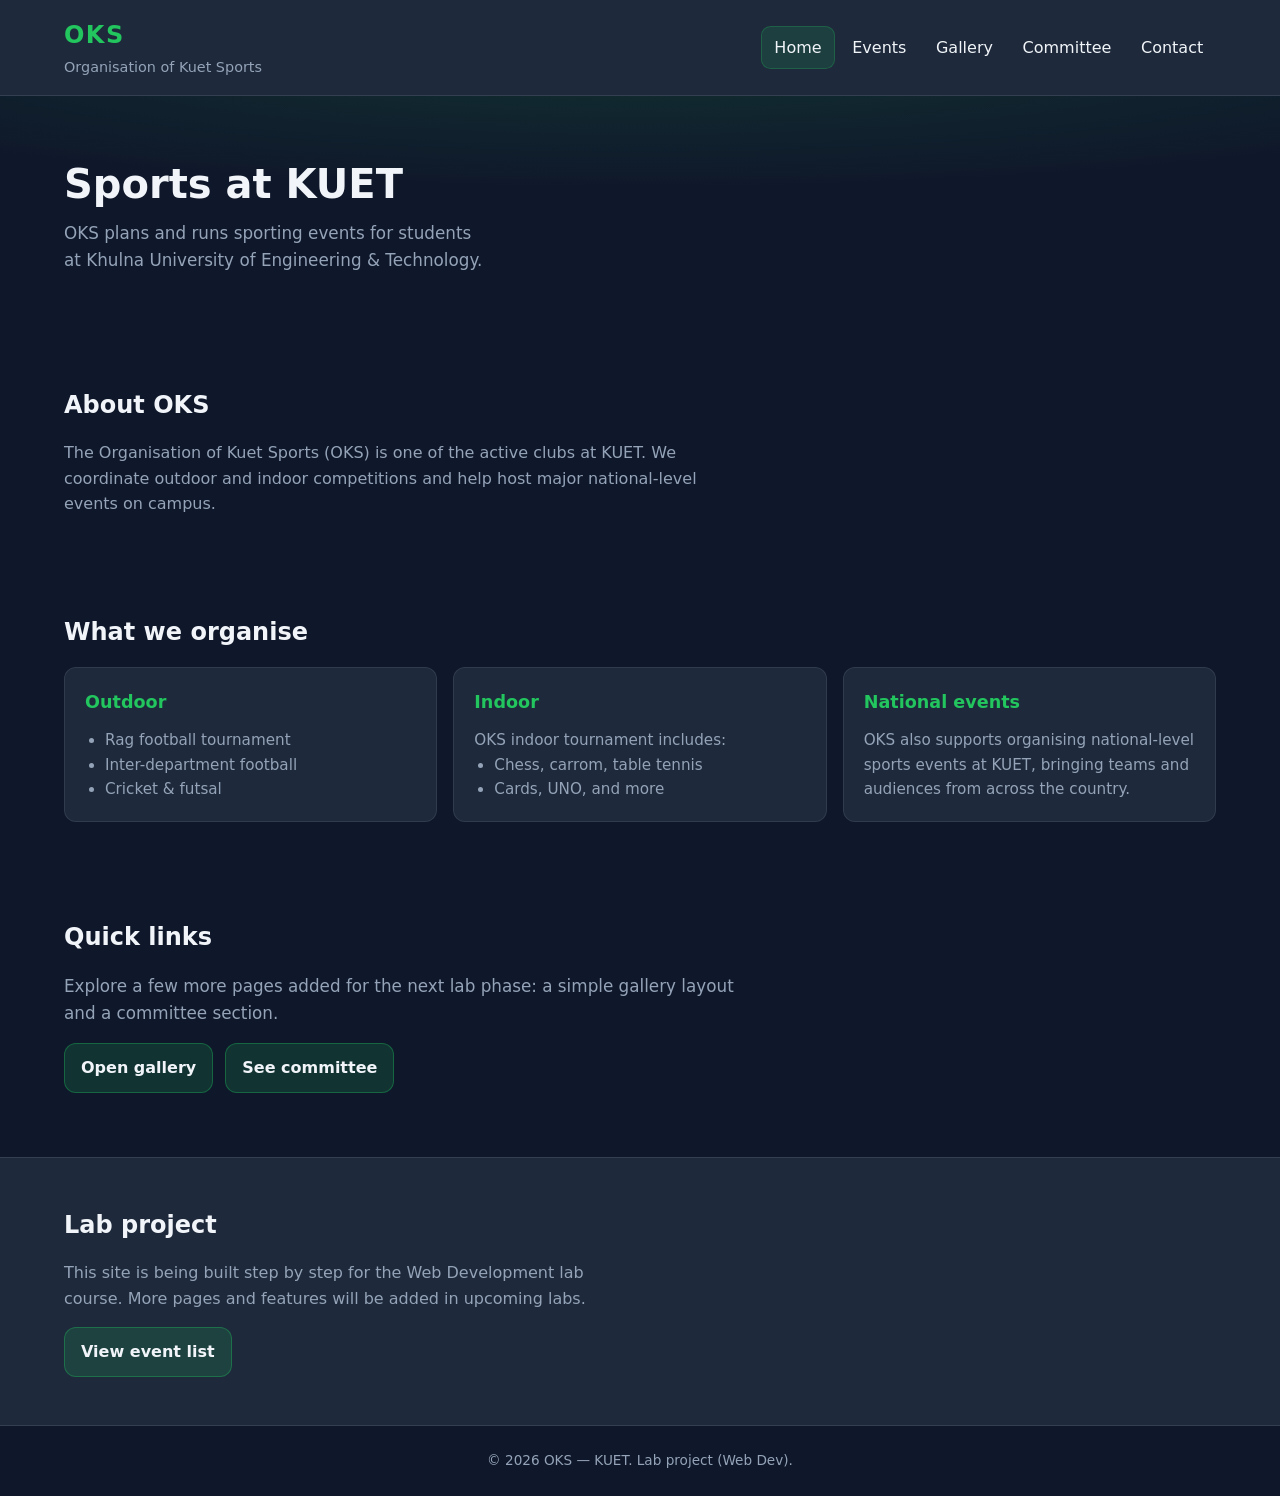
<file: index.html>
<!DOCTYPE html>
<html lang="en">
  <head>
    <meta charset="UTF-8" />
    <meta name="viewport" content="width=device-width, initial-scale=1.0" />
    <meta
      name="description"
      content="OKS — Organisation of Kuet Sports, Khulna University of Engineering & Technology."
    />
    <title>OKS | Organisation of Kuet Sports — KUET</title>
    <link rel="stylesheet" href="css/style.css" />
  </head>
  <body>
    <header class="site-header">
      <div class="container header-inner">
        <div class="brand">
          <a class="logo" href="index.html">OKS</a>
          <p class="tagline">Organisation of Kuet Sports</p>
        </div>

        <input class="nav-toggle" type="checkbox" id="nav-toggle" />
        <label class="nav-toggle-btn" for="nav-toggle">
          <span class="bars" aria-hidden="true">
            <span></span>
            <span></span>
            <span></span>
          </span>
          <span>Menu</span>
        </label>

        <nav class="nav" aria-label="Primary navigation">
          <ul class="nav-links">
            <li><a href="index.html" aria-current="page">Home</a></li>
            <li><a href="events.html">Events</a></li>
            <li><a href="gallery.html">Gallery</a></li>
            <li><a href="committee.html">Committee</a></li>
            <li><a href="contact.html">Contact</a></li>
          </ul>
        </nav>
      </div>
    </header>

    <main>
      <section class="hero">
        <div class="container">
          <h1>Sports at KUET</h1>
          <p class="lead">
            OKS plans and runs sporting events for students at Khulna University
            of Engineering &amp; Technology.
          </p>
        </div>
      </section>

      <section class="section about">
        <div class="container">
          <h2>About OKS</h2>
          <p>
            The Organisation of Kuet Sports (OKS) is one of the active clubs at
            KUET. We coordinate outdoor and indoor competitions and help host
            major national-level events on campus.
          </p>
        </div>
      </section>

      <section class="section events">
        <div class="container">
          <h2>What we organise</h2>
          <div class="cards">
            <article class="card">
              <h3>Outdoor</h3>
              <ul>
                <li>Rag football tournament</li>
                <li>Inter-department football</li>
                <li>Cricket &amp; futsal</li>
              </ul>
            </article>
            <article class="card">
              <h3>Indoor</h3>
              <p class="card-intro">OKS indoor tournament includes:</p>
              <ul>
                <li>Chess, carrom, table tennis</li>
                <li>Cards, UNO, and more</li>
              </ul>
            </article>
            <article class="card">
              <h3>National events</h3>
              <p>
                OKS also supports organising national-level sports events at
                KUET, bringing teams and audiences from across the country.
              </p>
            </article>
          </div>
        </div>
      </section>

      <section class="section">
        <div class="container">
          <h2>Quick links</h2>
          <p class="lead" style="max-width: 65ch">
            Explore a few more pages added for the next lab phase: a simple
            gallery layout and a committee section.
          </p>
          <p style="margin-top: 1rem; display: flex; gap: 0.75rem; flex-wrap: wrap">
            <a class="btn" href="gallery.html">Open gallery</a>
            <a class="btn" href="committee.html">See committee</a>
          </p>
        </div>
      </section>

      <section class="section contact-strip">
        <div class="container">
          <h2>Lab project</h2>
          <p>
            This site is being built step by step for the Web Development lab
            course. More pages and features will be added in upcoming labs.
          </p>
          <p style="margin-top: 1rem">
            <a class="btn" href="events.html">View event list</a>
          </p>
        </div>
      </section>
    </main>

    <footer class="site-footer">
      <div class="container">
        <p>&copy; 2026 OKS — KUET. Lab project (Web Dev).</p>
      </div>
    </footer>
  </body>
</html>
</file>
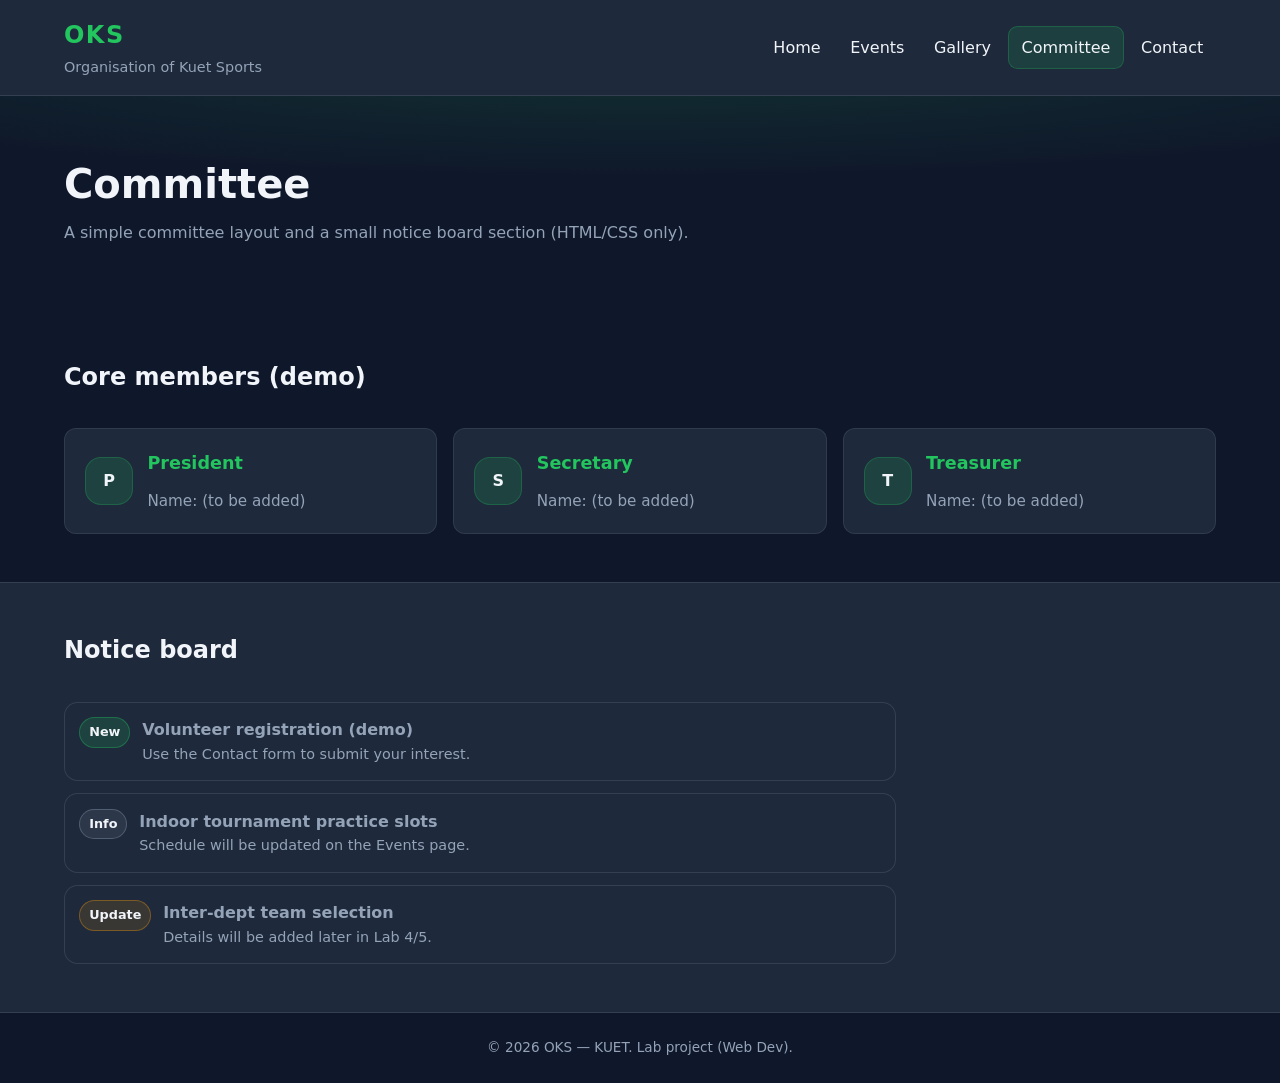
<file: committee.html>
<!DOCTYPE html>
<html lang="en">
  <head>
    <meta charset="UTF-8" />
    <meta name="viewport" content="width=device-width, initial-scale=1.0" />
    <meta
      name="description"
      content="OKS committee — a simple committee/notice page for the lab."
    />
    <title>OKS | Committee</title>
    <link rel="stylesheet" href="css/style.css" />
  </head>
  <body>
    <header class="site-header">
      <div class="container header-inner">
        <div class="brand">
          <a class="logo" href="index.html">OKS</a>
          <p class="tagline">Organisation of Kuet Sports</p>
        </div>

        <input class="nav-toggle" type="checkbox" id="nav-toggle" />
        <label class="nav-toggle-btn" for="nav-toggle">
          <span class="bars" aria-hidden="true">
            <span></span>
            <span></span>
            <span></span>
          </span>
          <span>Menu</span>
        </label>

        <nav class="nav" aria-label="Primary navigation">
          <ul class="nav-links">
            <li><a href="index.html">Home</a></li>
            <li><a href="events.html">Events</a></li>
            <li><a href="gallery.html">Gallery</a></li>
            <li><a href="committee.html" aria-current="page">Committee</a></li>
            <li><a href="contact.html">Contact</a></li>
          </ul>
        </nav>
      </div>
    </header>

    <main>
      <section class="hero">
        <div class="container">
          <h1 class="page-title">Committee</h1>
          <p class="page-subtitle">
            A simple committee layout and a small notice board section (HTML/CSS
            only).
          </p>
        </div>
      </section>

      <section class="section">
        <div class="container stack">
          <h2>Core members (demo)</h2>
          <div class="cards">
            <article class="card person">
              <div class="avatar" aria-hidden="true">P</div>
              <div>
                <h3>President</h3>
                <p class="help">Name: (to be added)</p>
              </div>
            </article>
            <article class="card person">
              <div class="avatar" aria-hidden="true">S</div>
              <div>
                <h3>Secretary</h3>
                <p class="help">Name: (to be added)</p>
              </div>
            </article>
            <article class="card person">
              <div class="avatar" aria-hidden="true">T</div>
              <div>
                <h3>Treasurer</h3>
                <p class="help">Name: (to be added)</p>
              </div>
            </article>
          </div>
        </div>
      </section>

      <section class="section contact-strip">
        <div class="container stack">
          <h2>Notice board</h2>
          <ul class="notice-list">
            <li class="notice">
              <span class="badge">New</span>
              <div>
                <p class="notice-title">Volunteer registration (demo)</p>
                <p class="help">Use the Contact form to submit your interest.</p>
              </div>
            </li>
            <li class="notice">
              <span class="badge badge--info">Info</span>
              <div>
                <p class="notice-title">Indoor tournament practice slots</p>
                <p class="help">Schedule will be updated on the Events page.</p>
              </div>
            </li>
            <li class="notice">
              <span class="badge badge--warn">Update</span>
              <div>
                <p class="notice-title">Inter-dept team selection</p>
                <p class="help">Details will be added later in Lab 4/5.</p>
              </div>
            </li>
          </ul>
        </div>
      </section>
    </main>

    <footer class="site-footer">
      <div class="container">
        <p>&copy; 2026 OKS — KUET. Lab project (Web Dev).</p>
      </div>
    </footer>
  </body>
</html>
</file>
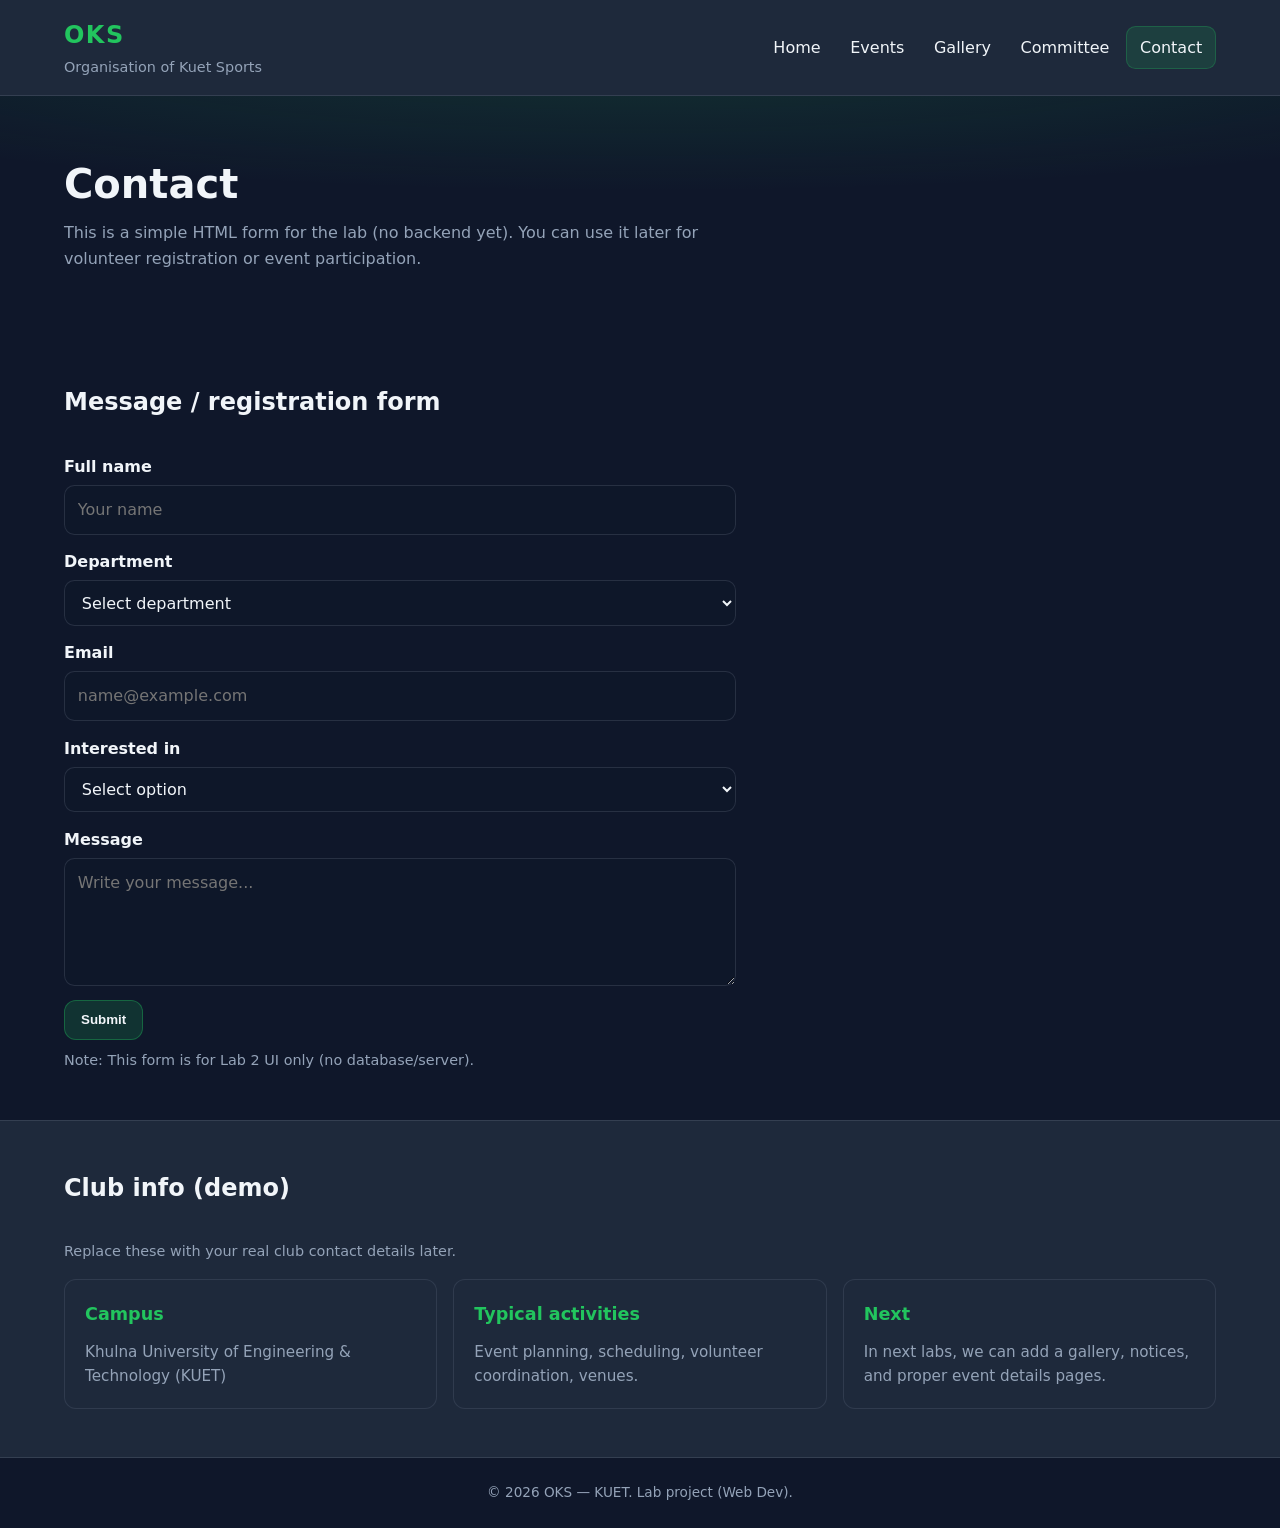
<file: contact.html>
<!DOCTYPE html>
<html lang="en">
  <head>
    <meta charset="UTF-8" />
    <meta name="viewport" content="width=device-width, initial-scale=1.0" />
    <meta
      name="description"
      content="Contact OKS — Organisation of Kuet Sports (KUET)."
    />
    <title>OKS | Contact</title>
    <link rel="stylesheet" href="css/style.css" />
  </head>
  <body>
    <header class="site-header">
      <div class="container header-inner">
        <div class="brand">
          <a class="logo" href="index.html">OKS</a>
          <p class="tagline">Organisation of Kuet Sports</p>
        </div>

        <input class="nav-toggle" type="checkbox" id="nav-toggle" />
        <label class="nav-toggle-btn" for="nav-toggle">
          <span class="bars" aria-hidden="true">
            <span></span>
            <span></span>
            <span></span>
          </span>
          <span>Menu</span>
        </label>

        <nav class="nav" aria-label="Primary navigation">
          <ul class="nav-links">
            <li><a href="index.html">Home</a></li>
            <li><a href="events.html">Events</a></li>
            <li><a href="gallery.html">Gallery</a></li>
            <li><a href="committee.html">Committee</a></li>
            <li><a href="contact.html" aria-current="page">Contact</a></li>
          </ul>
        </nav>
      </div>
    </header>

    <main>
      <section class="hero">
        <div class="container">
          <h1 class="page-title">Contact</h1>
          <p class="page-subtitle">
            This is a simple HTML form for the lab (no backend yet). You can use
            it later for volunteer registration or event participation.
          </p>
        </div>
      </section>

      <section class="section">
        <div class="container stack">
          <h2>Message / registration form</h2>
          <form class="form" action="#" method="post">
            <div class="field">
              <label for="name">Full name</label>
              <input id="name" name="name" type="text" placeholder="Your name" required />
            </div>

            <div class="field">
              <label for="dept">Department</label>
              <select id="dept" name="dept" required>
                <option value="" selected disabled>Select department</option>
                <option>CE</option>
                <option>CSE</option>
                <option>EEE</option>
                <option>ME</option>
                <option>ETE</option>
                <option>IPE</option>
                <option>LE</option>
                <option>Other</option>
              </select>
            </div>

            <div class="field">
              <label for="email">Email</label>
              <input
                id="email"
                name="email"
                type="email"
                placeholder="name@example.com"
                required
              />
            </div>

            <div class="field">
              <label for="interest">Interested in</label>
              <select id="interest" name="interest" required>
                <option value="" selected disabled>Select option</option>
                <option>Outdoor tournaments</option>
                <option>Indoor tournament</option>
                <option>Volunteering</option>
                <option>General query</option>
              </select>
            </div>

            <div class="field">
              <label for="message">Message</label>
              <textarea
                id="message"
                name="message"
                placeholder="Write your message..."
                required
              ></textarea>
            </div>

            <div>
              <button class="btn" type="submit">Submit</button>
              <p class="help" style="margin-top: 0.6rem">
                Note: This form is for Lab 2 UI only (no database/server).
              </p>
            </div>
          </form>
        </div>
      </section>

      <section class="section contact-strip">
        <div class="container stack">
          <h2>Club info (demo)</h2>
          <p class="help">
            Replace these with your real club contact details later.
          </p>
          <div class="cards">
            <article class="card">
              <h3>Campus</h3>
              <p>Khulna University of Engineering &amp; Technology (KUET)</p>
            </article>
            <article class="card">
              <h3>Typical activities</h3>
              <p>Event planning, scheduling, volunteer coordination, venues.</p>
            </article>
            <article class="card">
              <h3>Next</h3>
              <p>
                In next labs, we can add a gallery, notices, and proper event
                details pages.
              </p>
            </article>
          </div>
        </div>
      </section>
    </main>

    <footer class="site-footer">
      <div class="container">
        <p>&copy; 2026 OKS — KUET. Lab project (Web Dev).</p>
      </div>
    </footer>
  </body>
</html>
</file>
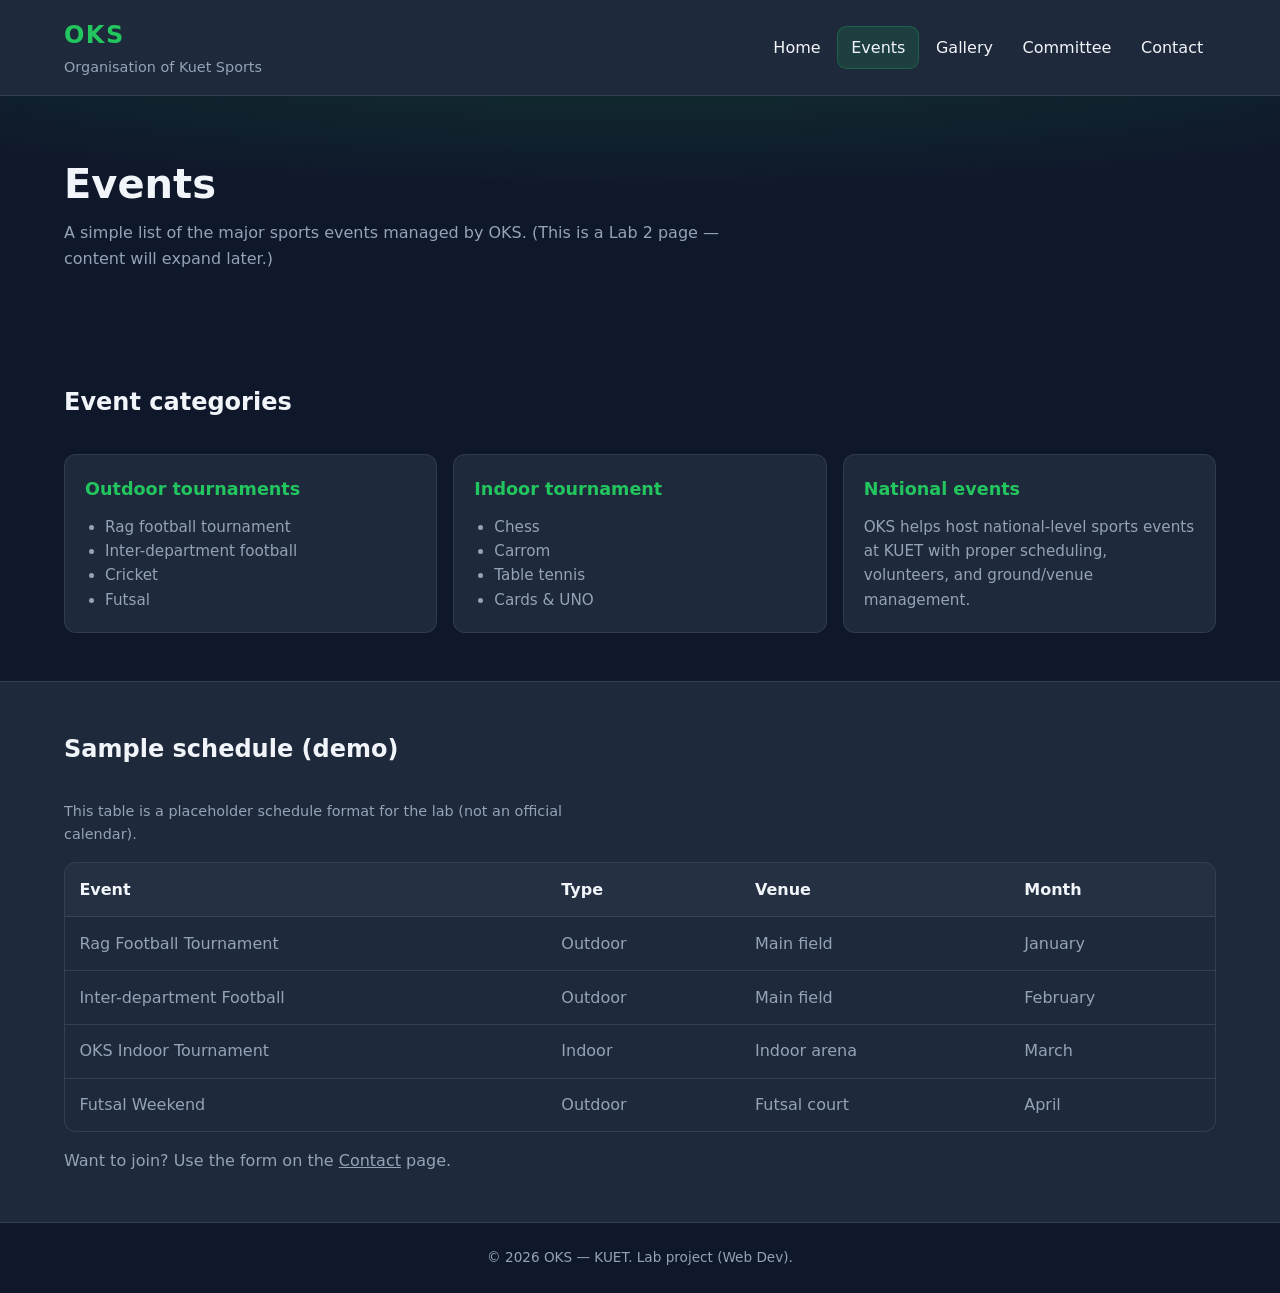
<file: events.html>
<!DOCTYPE html>
<html lang="en">
  <head>
    <meta charset="UTF-8" />
    <meta name="viewport" content="width=device-width, initial-scale=1.0" />
    <meta
      name="description"
      content="OKS events — outdoor, indoor, and national events at KUET."
    />
    <title>OKS | Events</title>
    <link rel="stylesheet" href="css/style.css" />
  </head>
  <body>
    <header class="site-header">
      <div class="container header-inner">
        <div class="brand">
          <a class="logo" href="index.html">OKS</a>
          <p class="tagline">Organisation of Kuet Sports</p>
        </div>

        <input class="nav-toggle" type="checkbox" id="nav-toggle" />
        <label class="nav-toggle-btn" for="nav-toggle">
          <span class="bars" aria-hidden="true">
            <span></span>
            <span></span>
            <span></span>
          </span>
          <span>Menu</span>
        </label>

        <nav class="nav" aria-label="Primary navigation">
          <ul class="nav-links">
            <li><a href="index.html">Home</a></li>
            <li><a href="events.html" aria-current="page">Events</a></li>
            <li><a href="gallery.html">Gallery</a></li>
            <li><a href="committee.html">Committee</a></li>
            <li><a href="contact.html">Contact</a></li>
          </ul>
        </nav>
      </div>
    </header>

    <main>
      <section class="hero">
        <div class="container">
          <h1 class="page-title">Events</h1>
          <p class="page-subtitle">
            A simple list of the major sports events managed by OKS. (This is a
            Lab 2 page — content will expand later.)
          </p>
        </div>
      </section>

      <section class="section">
        <div class="container stack">
          <h2>Event categories</h2>
          <div class="cards">
            <article class="card">
              <h3>Outdoor tournaments</h3>
              <ul>
                <li>Rag football tournament</li>
                <li>Inter-department football</li>
                <li>Cricket</li>
                <li>Futsal</li>
              </ul>
            </article>
            <article class="card">
              <h3>Indoor tournament</h3>
              <ul>
                <li>Chess</li>
                <li>Carrom</li>
                <li>Table tennis</li>
                <li>Cards &amp; UNO</li>
              </ul>
            </article>
            <article class="card">
              <h3>National events</h3>
              <p>
                OKS helps host national-level sports events at KUET with proper
                scheduling, volunteers, and ground/venue management.
              </p>
            </article>
          </div>
        </div>
      </section>

      <section class="section contact-strip">
        <div class="container stack">
          <h2>Sample schedule (demo)</h2>
          <p class="help">
            This table is a placeholder schedule format for the lab (not an
            official calendar).
          </p>

          <div class="table-wrap" role="region" aria-label="OKS sample schedule">
            <table>
              <thead>
                <tr>
                  <th>Event</th>
                  <th>Type</th>
                  <th>Venue</th>
                  <th>Month</th>
                </tr>
              </thead>
              <tbody>
                <tr>
                  <td>Rag Football Tournament</td>
                  <td>Outdoor</td>
                  <td>Main field</td>
                  <td>January</td>
                </tr>
                <tr>
                  <td>Inter-department Football</td>
                  <td>Outdoor</td>
                  <td>Main field</td>
                  <td>February</td>
                </tr>
                <tr>
                  <td>OKS Indoor Tournament</td>
                  <td>Indoor</td>
                  <td>Indoor arena</td>
                  <td>March</td>
                </tr>
                <tr>
                  <td>Futsal Weekend</td>
                  <td>Outdoor</td>
                  <td>Futsal court</td>
                  <td>April</td>
                </tr>
              </tbody>
            </table>
          </div>

          <p>
            Want to join? Use the form on the
            <a href="contact.html">Contact</a> page.
          </p>
        </div>
      </section>
    </main>

    <footer class="site-footer">
      <div class="container">
        <p>&copy; 2026 OKS — KUET. Lab project (Web Dev).</p>
      </div>
    </footer>
  </body>
</html>
</file>
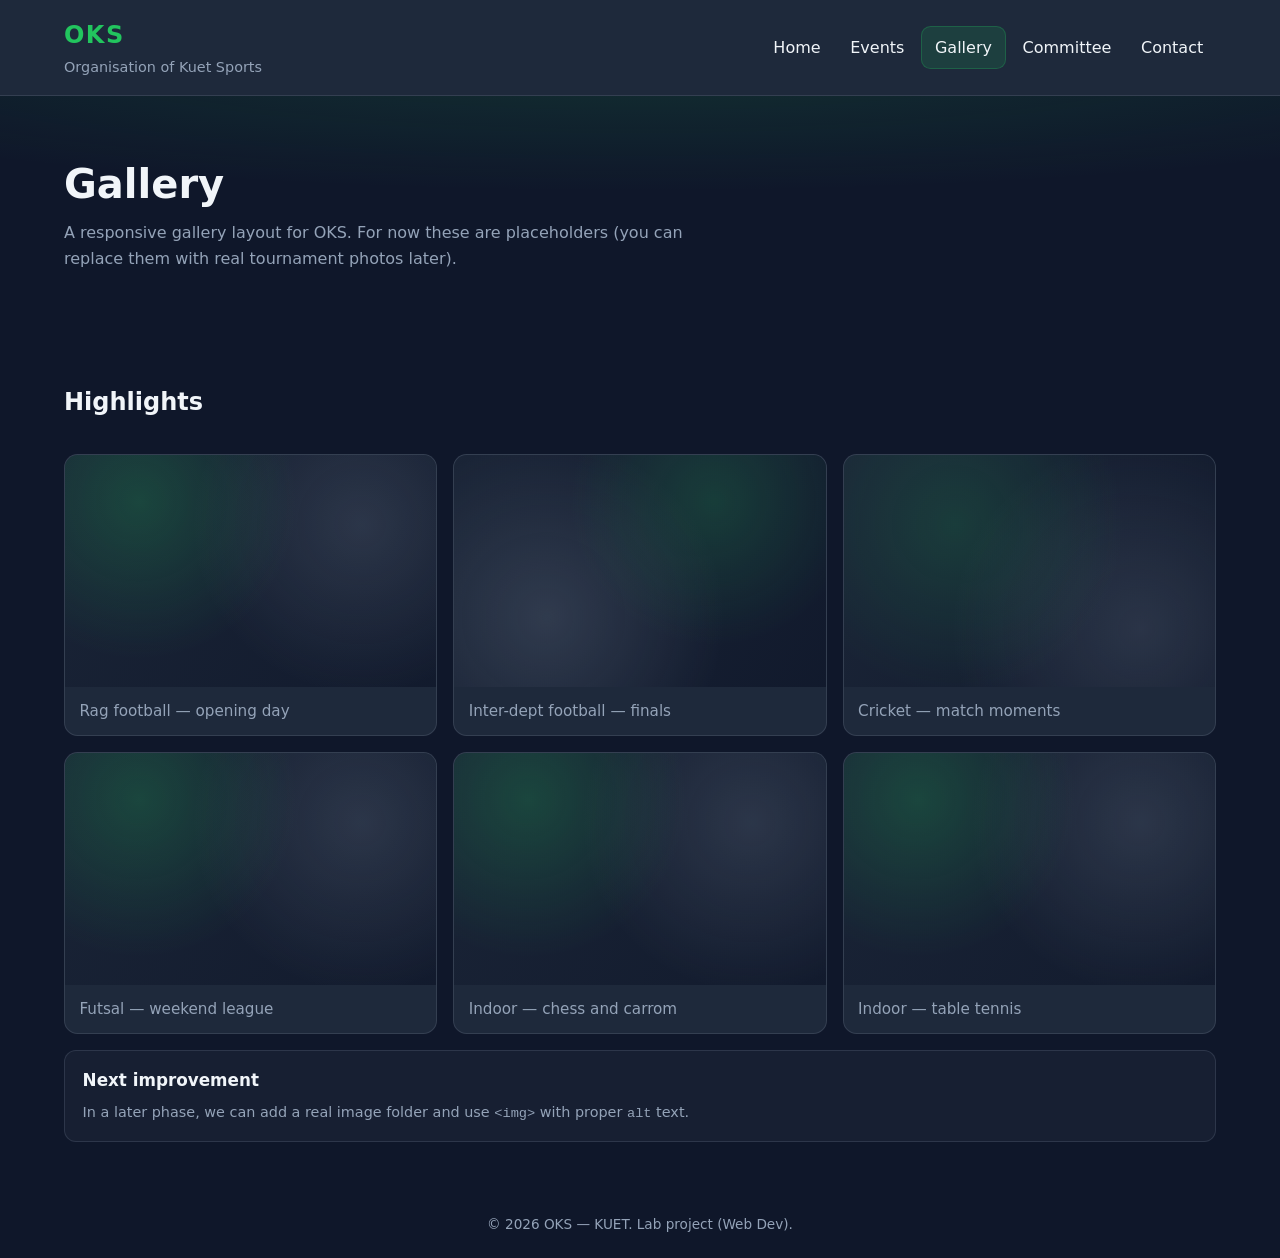
<file: gallery.html>
<!DOCTYPE html>
<html lang="en">
  <head>
    <meta charset="UTF-8" />
    <meta name="viewport" content="width=device-width, initial-scale=1.0" />
    <meta
      name="description"
      content="OKS gallery — highlights from tournaments and sports activities at KUET."
    />
    <title>OKS | Gallery</title>
    <link rel="stylesheet" href="css/style.css" />
  </head>
  <body>
    <header class="site-header">
      <div class="container header-inner">
        <div class="brand">
          <a class="logo" href="index.html">OKS</a>
          <p class="tagline">Organisation of Kuet Sports</p>
        </div>

        <input class="nav-toggle" type="checkbox" id="nav-toggle" />
        <label class="nav-toggle-btn" for="nav-toggle">
          <span class="bars" aria-hidden="true">
            <span></span>
            <span></span>
            <span></span>
          </span>
          <span>Menu</span>
        </label>

        <nav class="nav" aria-label="Primary navigation">
          <ul class="nav-links">
            <li><a href="index.html">Home</a></li>
            <li><a href="events.html">Events</a></li>
            <li><a href="gallery.html" aria-current="page">Gallery</a></li>
            <li><a href="committee.html">Committee</a></li>
            <li><a href="contact.html">Contact</a></li>
          </ul>
        </nav>
      </div>
    </header>

    <main>
      <section class="hero">
        <div class="container">
          <h1 class="page-title">Gallery</h1>
          <p class="page-subtitle">
            A responsive gallery layout for OKS. For now these are placeholders
            (you can replace them with real tournament photos later).
          </p>
        </div>
      </section>

      <section class="section">
        <div class="container stack">
          <h2>Highlights</h2>
          <div class="gallery">
            <figure class="shot shot--a">
              <div class="shot-media" aria-hidden="true"></div>
              <figcaption class="shot-cap">Rag football — opening day</figcaption>
            </figure>
            <figure class="shot shot--b">
              <div class="shot-media" aria-hidden="true"></div>
              <figcaption class="shot-cap">Inter-dept football — finals</figcaption>
            </figure>
            <figure class="shot shot--c">
              <div class="shot-media" aria-hidden="true"></div>
              <figcaption class="shot-cap">Cricket — match moments</figcaption>
            </figure>
            <figure class="shot shot--d">
              <div class="shot-media" aria-hidden="true"></div>
              <figcaption class="shot-cap">Futsal — weekend league</figcaption>
            </figure>
            <figure class="shot shot--e">
              <div class="shot-media" aria-hidden="true"></div>
              <figcaption class="shot-cap">Indoor — chess and carrom</figcaption>
            </figure>
            <figure class="shot shot--f">
              <div class="shot-media" aria-hidden="true"></div>
              <figcaption class="shot-cap">Indoor — table tennis</figcaption>
            </figure>
          </div>

          <div class="note">
            <h3>Next improvement</h3>
            <p class="help">
              In a later phase, we can add a real image folder and use
              <code>&lt;img&gt;</code> with proper <code>alt</code> text.
            </p>
          </div>
        </div>
      </section>
    </main>

    <footer class="site-footer">
      <div class="container">
        <p>&copy; 2026 OKS — KUET. Lab project (Web Dev).</p>
      </div>
    </footer>
  </body>
</html>
</file>
<file: css/style.css>
/* OKS — base styles (Lab 1) */

*,
*::before,
*::after {
  box-sizing: border-box;
}

:root {
  --color-bg: #0f172a;
  --color-surface: #1e293b;
  --color-accent: #22c55e;
  --color-accent-soft: rgba(34, 197, 94, 0.15);
  --color-text: #f1f5f9;
  --color-muted: #94a3b8;
  --color-border: rgba(148, 163, 184, 0.18);
  --color-focus: rgba(34, 197, 94, 0.4);
  --font-sans: system-ui, "Segoe UI", Roboto, Arial, sans-serif;
  --max-width: 72rem;
  --space: 1rem;
}

html {
  font-size: 100%;
  scroll-behavior: smooth;
}

body {
  margin: 0;
  min-height: 100vh;
  font-family: var(--font-sans);
  line-height: 1.6;
  color: var(--color-text);
  background: var(--color-bg);
}

a {
  color: inherit;
}

*:focus-visible {
  outline: 3px solid var(--color-focus);
  outline-offset: 2px;
  border-radius: 0.25rem;
}

img {
  max-width: 100%;
  height: auto;
}

.container {
  width: min(100% - 2rem, var(--max-width));
  margin-inline: auto;
}

/* Header */

.site-header {
  background: var(--color-surface);
  border-bottom: 1px solid var(--color-border);
}

.header-inner {
  display: flex;
  align-items: center;
  justify-content: space-between;
  gap: 0.75rem 1.5rem;
  padding: var(--space) 0;
}

.brand {
  display: grid;
  gap: 0.1rem;
}

.logo {
  font-weight: 800;
  font-size: 1.5rem;
  letter-spacing: 0.06em;
  color: var(--color-accent);
  text-decoration: none;
}

.logo:hover {
  text-decoration: underline;
}

.tagline {
  margin: 0;
  font-size: 0.9rem;
  color: var(--color-muted);
}

/* Navigation (no JS) */

.nav-toggle {
  position: absolute;
  inline-size: 1px;
  block-size: 1px;
  padding: 0;
  margin: -1px;
  overflow: hidden;
  clip: rect(0, 0, 0, 0);
  white-space: nowrap;
  border: 0;
}

.nav-toggle-btn {
  display: inline-flex;
  align-items: center;
  gap: 0.5rem;
  padding: 0.55rem 0.8rem;
  border-radius: 0.6rem;
  border: 1px solid var(--color-border);
  background: transparent;
  color: var(--color-text);
  cursor: pointer;
  user-select: none;
}

.nav-toggle-btn .bars {
  inline-size: 1.1rem;
  block-size: 0.9rem;
  display: grid;
  gap: 0.2rem;
}

.nav-toggle-btn .bars span {
  display: block;
  block-size: 2px;
  background: var(--color-text);
  border-radius: 999px;
  opacity: 0.9;
}

.nav {
  position: relative;
}

.nav-links {
  list-style: none;
  padding: 0;
  margin: 0;
  display: none;
  flex-direction: column;
  gap: 0.25rem;
  background: var(--color-surface);
  border: 1px solid var(--color-border);
  border-radius: 0.75rem;
  padding: 0.5rem;
  min-inline-size: 14rem;
}

.nav a {
  display: block;
  padding: 0.6rem 0.75rem;
  text-decoration: none;
  color: var(--color-text);
  border-radius: 0.6rem;
}

.nav a:hover {
  background: rgba(148, 163, 184, 0.08);
}

.nav a[aria-current="page"] {
  background: rgba(34, 197, 94, 0.14);
  border: 1px solid rgba(34, 197, 94, 0.25);
}

.nav-toggle:checked ~ .nav .nav-links {
  display: flex;
}

@media (min-width: 52rem) {
  .nav-toggle-btn {
    display: none;
  }

  .nav-links {
    display: flex;
    flex-direction: row;
    align-items: center;
    background: transparent;
    border: 0;
    padding: 0;
    min-inline-size: auto;
  }

  .nav a {
    padding: 0.5rem 0.8rem;
  }
}

/* Hero */

.hero {
  padding: clamp(2.5rem, 6vw, 4rem) 0;
  background: radial-gradient(
      ellipse 80% 60% at 50% -20%,
      var(--color-accent-soft),
      transparent
    ),
    var(--color-bg);
}

.hero h1 {
  margin: 0 0 0.75rem;
  font-size: clamp(1.75rem, 4vw, 2.5rem);
  line-height: 1.2;
}

.lead {
  margin: 0;
  max-width: 40ch;
  font-size: 1.05rem;
  color: var(--color-muted);
}

/* Sections */

.section {
  padding: clamp(2rem, 5vw, 3rem) 0;
}

.section h2 {
  margin: 0 0 1rem;
  font-size: clamp(1.25rem, 2.5vw, 1.5rem);
  color: var(--color-text);
}

.about p {
  margin: 0;
  max-width: 65ch;
  color: var(--color-muted);
}

/* Cards */

.cards {
  display: grid;
  gap: var(--space);
  grid-template-columns: 1fr;
}

@media (min-width: 40rem) {
  .cards {
    grid-template-columns: repeat(2, 1fr);
  }
}

@media (min-width: 60rem) {
  .cards {
    grid-template-columns: repeat(3, 1fr);
  }
}

.card {
  background: var(--color-surface);
  border: 1px solid rgba(148, 163, 184, 0.15);
  border-radius: 0.75rem;
  padding: 1.25rem;
}

.card h3 {
  margin: 0 0 0.75rem;
  font-size: 1.1rem;
  color: var(--color-accent);
}

.card-intro {
  margin: 0 0 0.5rem;
  font-size: 0.9rem;
  color: var(--color-muted);
}

.card p {
  margin: 0;
  font-size: 0.95rem;
  color: var(--color-muted);
}

.card ul {
  margin: 0;
  padding-left: 1.25rem;
  color: var(--color-muted);
  font-size: 0.95rem;
}

/* Contact strip */

.contact-strip {
  background: var(--color-surface);
  border-block: 1px solid var(--color-border);
}

.contact-strip p {
  margin: 0;
  max-width: 55ch;
  color: var(--color-muted);
}

/* Footer */

.site-footer {
  padding: 1.5rem 0;
  margin-top: auto;
}

.site-footer p {
  margin: 0;
  font-size: 0.85rem;
  color: var(--color-muted);
  text-align: center;
}

/* Phase 2 components */

.page-title {
  margin: 0 0 0.25rem;
  font-size: clamp(1.5rem, 3.2vw, 2rem);
  line-height: 1.2;
}

.page-subtitle {
  margin: 0;
  max-width: 65ch;
  color: var(--color-muted);
}

.stack {
  display: grid;
  gap: 1rem;
}

.btn {
  display: inline-block;
  padding: 0.7rem 1rem;
  border-radius: 0.75rem;
  border: 1px solid rgba(34, 197, 94, 0.35);
  background: rgba(34, 197, 94, 0.16);
  color: var(--color-text);
  text-decoration: none;
  font-weight: 600;
}

.btn:hover {
  background: rgba(34, 197, 94, 0.22);
}

.table-wrap {
  overflow-x: auto;
  border: 1px solid var(--color-border);
  border-radius: 0.75rem;
  background: var(--color-surface);
}

table {
  width: 100%;
  border-collapse: collapse;
  min-width: 36rem;
}

th,
td {
  text-align: left;
  padding: 0.85rem 0.9rem;
  border-bottom: 1px solid var(--color-border);
  color: var(--color-muted);
}

th {
  color: var(--color-text);
  font-weight: 700;
  background: rgba(148, 163, 184, 0.06);
}

tr:last-child td {
  border-bottom: 0;
}

.form {
  display: grid;
  gap: 0.9rem;
  max-width: 42rem;
}

.field {
  display: grid;
  gap: 0.35rem;
}

label {
  font-weight: 600;
}

input,
select,
textarea {
  font: inherit;
  color: var(--color-text);
  background: rgba(15, 23, 42, 0.35);
  border: 1px solid var(--color-border);
  border-radius: 0.65rem;
  padding: 0.7rem 0.8rem;
}

textarea {
  min-height: 8rem;
  resize: vertical;
}

.help {
  margin: 0;
  font-size: 0.9rem;
  color: var(--color-muted);
}

/* Phase 3 components */

.note {
  border: 1px solid var(--color-border);
  border-radius: 0.75rem;
  background: rgba(148, 163, 184, 0.06);
  padding: 1rem 1.1rem;
}

.note h3 {
  margin: 0 0 0.4rem;
  color: var(--color-text);
  font-size: 1.05rem;
}

.note code {
  font-family: ui-monospace, SFMono-Regular, Menlo, Consolas, monospace;
  font-size: 0.95em;
}

.gallery {
  display: grid;
  gap: 1rem;
  grid-template-columns: 1fr;
}

@media (min-width: 40rem) {
  .gallery {
    grid-template-columns: repeat(2, 1fr);
  }
}

@media (min-width: 62rem) {
  .gallery {
    grid-template-columns: repeat(3, 1fr);
  }
}

.shot {
  margin: 0;
  border: 1px solid var(--color-border);
  border-radius: 0.85rem;
  overflow: hidden;
  background: var(--color-surface);
}

.shot-media {
  aspect-ratio: 16 / 10;
  background: radial-gradient(
      circle at 20% 20%,
      rgba(34, 197, 94, 0.22),
      transparent 45%
    ),
    radial-gradient(circle at 80% 30%, rgba(148, 163, 184, 0.18), transparent 50%),
    linear-gradient(120deg, rgba(15, 23, 42, 0.3), rgba(15, 23, 42, 0.8));
}

.shot--b .shot-media {
  background: radial-gradient(
      circle at 70% 20%,
      rgba(34, 197, 94, 0.18),
      transparent 45%
    ),
    radial-gradient(circle at 25% 70%, rgba(148, 163, 184, 0.2), transparent 55%),
    linear-gradient(120deg, rgba(15, 23, 42, 0.25), rgba(15, 23, 42, 0.85));
}

.shot--c .shot-media {
  background: radial-gradient(
      circle at 30% 30%,
      rgba(34, 197, 94, 0.16),
      transparent 55%
    ),
    radial-gradient(circle at 80% 75%, rgba(148, 163, 184, 0.18), transparent 55%),
    linear-gradient(120deg, rgba(15, 23, 42, 0.2), rgba(15, 23, 42, 0.9));
}

.shot-cap {
  padding: 0.75rem 0.9rem;
  color: var(--color-muted);
  font-size: 0.95rem;
}

.person {
  display: grid;
  grid-template-columns: auto 1fr;
  align-items: center;
  gap: 0.9rem;
}

.avatar {
  inline-size: 3rem;
  block-size: 3rem;
  border-radius: 1rem;
  display: grid;
  place-items: center;
  font-weight: 800;
  color: var(--color-text);
  background: rgba(34, 197, 94, 0.16);
  border: 1px solid rgba(34, 197, 94, 0.25);
}

.notice-list {
  list-style: none;
  padding: 0;
  margin: 0;
  display: grid;
  gap: 0.75rem;
  max-width: 52rem;
}

.notice {
  display: grid;
  grid-template-columns: auto 1fr;
  gap: 0.75rem;
  align-items: start;
  border: 1px solid var(--color-border);
  background: var(--color-surface);
  border-radius: 0.85rem;
  padding: 0.9rem;
}

.badge {
  display: inline-block;
  padding: 0.25rem 0.55rem;
  border-radius: 999px;
  font-size: 0.8rem;
  font-weight: 700;
  border: 1px solid rgba(34, 197, 94, 0.35);
  background: rgba(34, 197, 94, 0.16);
  color: var(--color-text);
  white-space: nowrap;
}

.badge--info {
  border-color: rgba(148, 163, 184, 0.35);
  background: rgba(148, 163, 184, 0.12);
}

.badge--warn {
  border-color: rgba(245, 158, 11, 0.35);
  background: rgba(245, 158, 11, 0.12);
}

.notice-title {
  margin: 0;
  font-weight: 700;
  color: var(--color-text);
}
</file>
